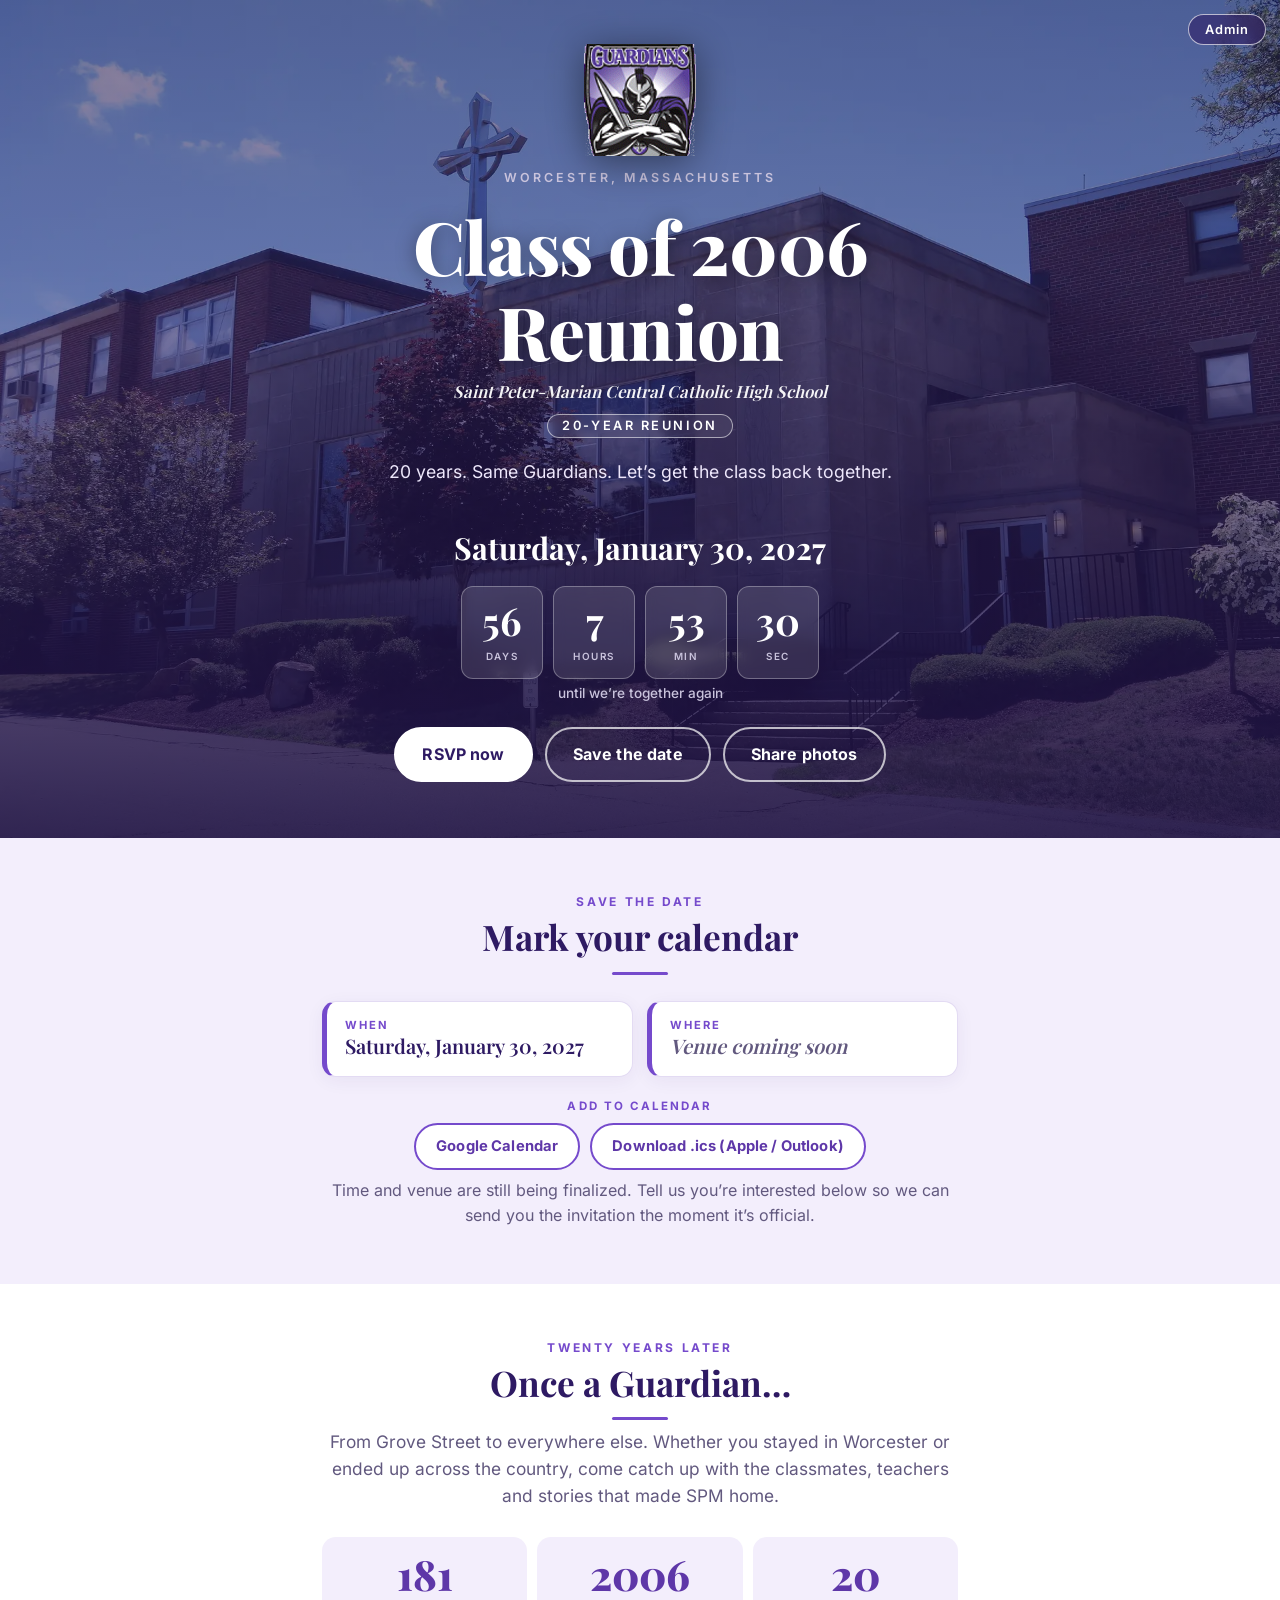
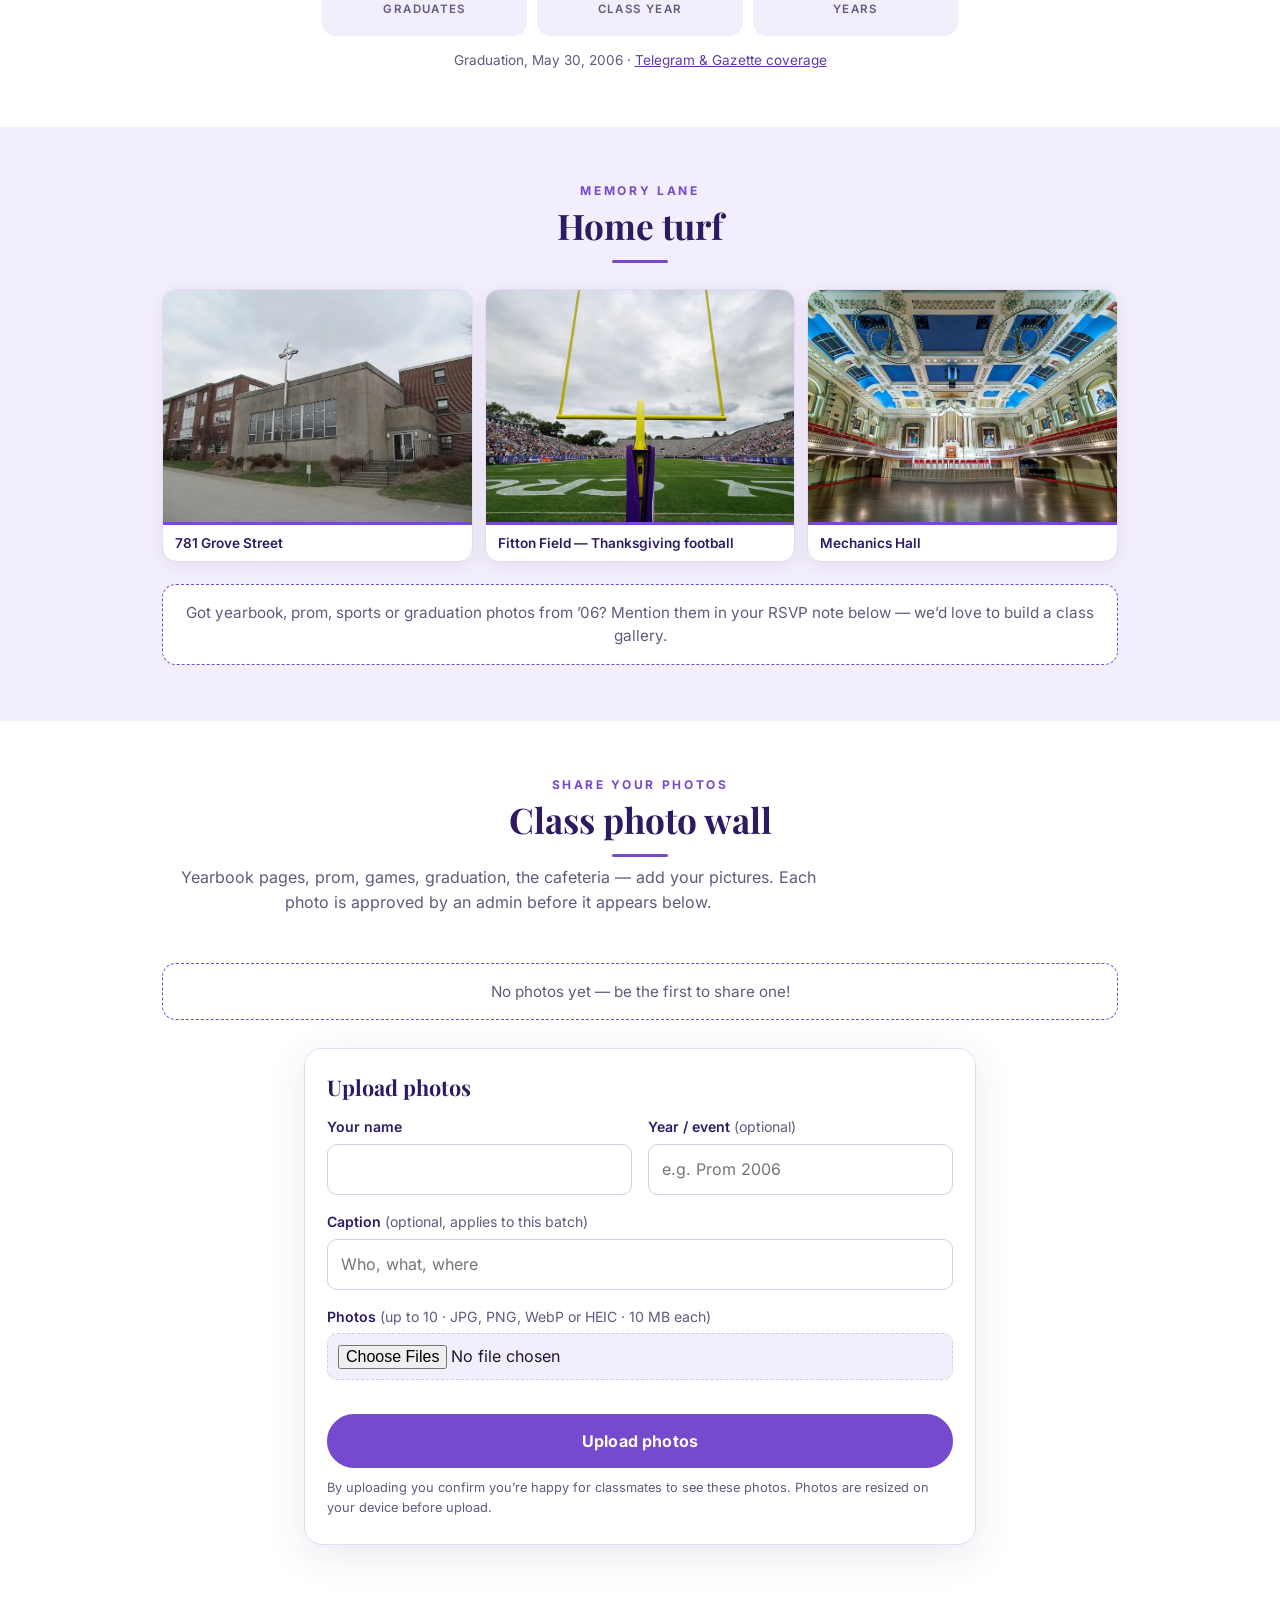
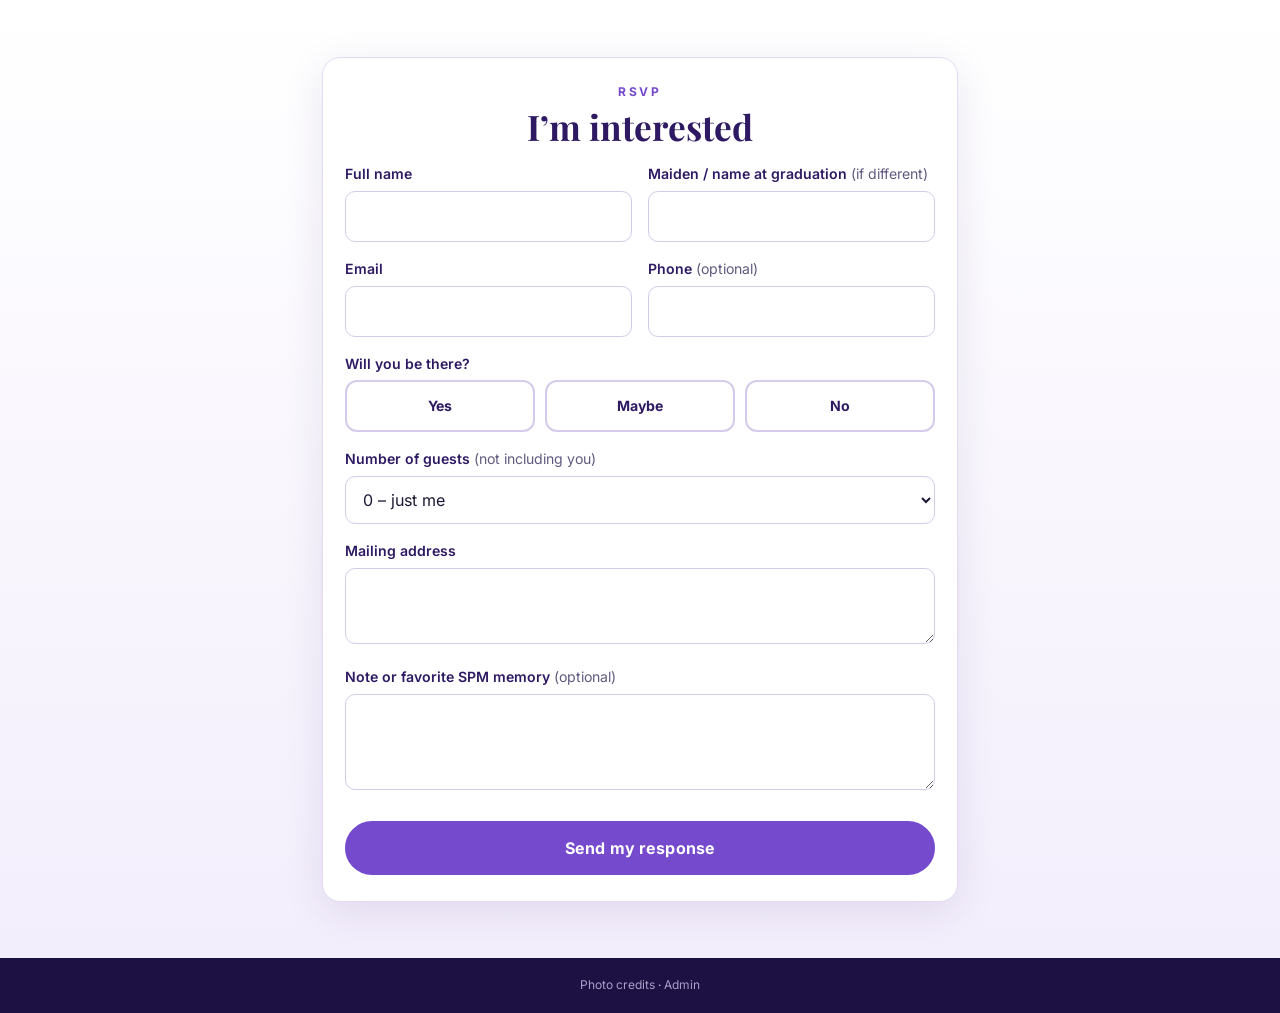
<file: index.html>
<!doctype html>
<html lang="en">
<head>
<meta charset="utf-8">
<meta name="viewport" content="width=device-width, initial-scale=1">
<title>Class of 2006 Reunion</title>
<meta name="description" content="Saint Peter-Marian Central Catholic High School, Class of 2006 – 20-year reunion. Save the date and RSVP.">
<meta property="og:title" content="SPM Class of 2006 – 20-Year Reunion">
<meta property="og:description" content="Saturday, January 30, 2027. Save the date and let us know you're coming.">
<meta property="og:image" content="https://spm2006.netlify.app/img/hero-sm.webp">
<meta property="og:url" content="https://spm2006.netlify.app/">
<meta name="theme-color" content="#2E1A63">
<link rel="icon" href="img/guardians.webp" type="image/webp">
<link rel="preload" href="fonts/PlayfairDisplay-48d1e9.woff2" as="font" type="font/woff2" crossorigin>
<link rel="stylesheet" href="style.css">
</head>
<body>
<header class="hero">
  <a class="admin-btn" href="admin.html" rel="nofollow">Admin</a>
  <div class="hero-in">
    <div class="crest"><img src="img/guardians.webp" alt="Saint Peter-Marian Guardians shield" width="112" height="112"></div>
    <div class="eyebrow" id="loc">Worcester, Massachusetts</div>
    <h1 id="title">Class of 2006 Reunion</h1>
    <p class="school" id="school">Saint Peter-Marian Central Catholic High School</p>
    <div class="year" id="year">20 Years</div>
    <p class="tagline" id="tagline"></p>
    <div class="hero-date tbd" id="hero-date">Date coming soon</div>
    <div class="countdown" id="countdown" hidden>
      <div class="cd"><b id="cd-d">0</b><small>Days</small></div>
      <div class="cd"><b id="cd-h">0</b><small>Hours</small></div>
      <div class="cd"><b id="cd-m">0</b><small>Min</small></div>
      <div class="cd"><b id="cd-s">0</b><small>Sec</small></div>
    </div>
    <p class="cd-note" id="cd-note" hidden></p>
    <div class="cta">
      <a class="btn light" href="#rsvp-card">RSVP now</a>
      <a class="btn ghost" href="#save">Save the date</a>
      <a class="btn ghost" href="#photos">Share photos</a>
    </div>
  </div>
</header>

<main>
  <section class="save" id="save">
    <div class="wrap narrow center">
      <div class="kicker">Save the date</div>
      <h2>Mark your calendar</h2>
      <div class="divider"></div>
      <div class="facts">
        <div class="fact tbd" id="f-date"><small>When</small><span>Date coming soon</span></div>
        <div class="fact tbd" id="f-venue"><small>Where</small><span>Venue coming soon</span></div>
      </div>
      <div class="calbox" id="cal" hidden>
        <div class="lbl">Add to calendar</div>
        <a class="btn secondary" id="cal-google" target="_blank" rel="noopener">Google Calendar</a>
        <a class="btn secondary" id="cal-ics" href="#">Download .ics (Apple / Outlook)</a>
      </div>
      <p class="sub">Time and venue are still being finalized. Tell us you&rsquo;re interested below so we can send you the invitation the moment it&rsquo;s official.</p>
    </div>
  </section>

  <section class="about">
    <div class="wrap narrow center">
      <div class="kicker">Twenty years later</div>
      <h2>Once a Guardian&hellip;</h2>
      <div class="divider"></div>
      <p class="sub" style="font-size:1.08rem">From Grove Street to everywhere else. Whether you stayed in Worcester or ended up across the country, come catch up with the classmates, teachers and stories that made SPM home.</p>
      <div class="stats">
        <div><b>181</b><span>Graduates</span></div>
        <div><b>2006</b><span>Class year</span></div>
        <div><b>20</b><span>Years</span></div>
      </div>
      <p class="sub" style="font-size:.85rem;margin-top:14px">Graduation, May 30, 2006 &middot; <a href="https://www.telegram.com/story/news/local/east-valley/2006/05/31/power-potential/53092693007/" target="_blank" rel="noopener">Telegram &amp; Gazette coverage</a></p>
    </div>
  </section>

  <section style="background:var(--lav)">
    <div class="wrap">
      <div class="center">
        <div class="kicker">Memory lane</div>
        <h2>Home turf</h2>
        <div class="divider"></div>
      </div>
      <div class="gallery">
        <figure><img src="img/spm-grove.webp" alt="Saint Peter-Marian High School building on Grove Street, Worcester" loading="lazy" width="900" height="675"><figcaption>781 Grove Street</figcaption></figure>
        <figure><img src="img/fitton-field.webp" alt="Fitton Field at Holy Cross" loading="lazy" width="900" height="600"><figcaption>Fitton Field &mdash; Thanksgiving football</figcaption></figure>
        <figure><img src="img/mechanics-hall.webp" alt="Great Hall of Mechanics Hall, Worcester" loading="lazy" width="900" height="528"><figcaption>Mechanics Hall</figcaption></figure>
      </div>
      <div class="photo-ask">Got yearbook, prom, sports or graduation photos from &rsquo;06? Mention them in your RSVP note below &mdash; we&rsquo;d love to build a class gallery.</div>
    </div>
  </section>

  <section class="share" id="photos">
    <div class="wrap">
      <div class="center">
        <div class="kicker">Share your photos</div>
        <h2>Class photo wall</h2>
        <div class="divider"></div>
        <p class="sub narrow">Yearbook pages, prom, games, graduation, the cafeteria &mdash; add your pictures. Each photo is approved by an admin before it appears below.</p>
      </div>
      <div class="gal2" id="pgal" aria-live="polite"></div>
      <p class="photo-ask" id="pgal-empty" hidden>No photos yet &mdash; be the first to share one!</p>
      <div class="card narrow" style="margin-top:28px">
        <h3 style="font-size:1.35rem;color:var(--purple-d)">Upload photos</h3>
        <form id="photo-form" novalidate onsubmit="return false">
          <div class="row">
            <div><label for="p_name">Your name</label><input id="p_name" name="p_name" maxlength="120" required autocomplete="name"></div>
            <div><label for="p_year">Year / event <span class="opt">(optional)</span></label><input id="p_year" name="p_year" maxlength="60" placeholder="e.g. Prom 2006"></div>
          </div>
          <label for="p_caption">Caption <span class="opt">(optional, applies to this batch)</span></label>
          <input id="p_caption" name="p_caption" maxlength="300" placeholder="Who, what, where">
          <label for="photo-files">Photos <span class="opt">(up to 10 &middot; JPG, PNG, WebP or HEIC &middot; 10 MB each)</span></label>
          <input id="photo-files" type="file" accept="image/*,.heic,.heif" multiple>
          <ul class="plist" id="photo-list"></ul>
          <div class="hp" aria-hidden="true"><label>Website <input name="p_website" tabindex="-1" autocomplete="off"></label></div>
          <div class="msg err" id="photo-err" hidden></div>
          <div class="msg okk" id="photo-ok" hidden></div>
          <p class="sub" id="photo-prog" hidden></p>
          <button class="submit" id="photo-go" type="submit">Upload photos</button>
          <p class="sub" style="font-size:.8rem;margin-top:10px">By uploading you confirm you&rsquo;re happy for classmates to see these photos. Photos are resized on your device before upload.</p>
        </form>
      </div>
    </div>
  </section>

  <div id="lb" class="lb" hidden role="dialog" aria-modal="true" aria-label="Photo viewer">
    <button class="lb-btn lb-close" id="lb-close" aria-label="Close">&times;</button>
    <button class="lb-btn lb-prev" id="lb-prev" aria-label="Previous photo">&#8249;</button>
    <figure><img id="lb-img" alt=""><figcaption id="lb-cap"></figcaption></figure>
    <button class="lb-btn lb-next" id="lb-next" aria-label="Next photo">&#8250;</button>
  </div>

  <section class="rsvp-sec">
    <div class="wrap narrow">
      <div class="card" id="rsvp-card">
        <div id="form-head" class="center">
          <div class="kicker">RSVP</div>
          <h2>I&rsquo;m interested</h2>
          
        </div>
        <form id="rsvp" novalidate onsubmit="return false">
          <div class="row">
            <div><label for="full_name">Full name</label><input id="full_name" name="full_name" required maxlength="200" autocomplete="name"></div>
            <div><label for="maiden_name">Maiden / name at graduation <span class="opt">(if different)</span></label><input id="maiden_name" name="maiden_name" maxlength="200"></div>
          </div>
          <div class="row">
            <div><label for="email">Email</label><input id="email" name="email" type="email" required maxlength="320" autocomplete="email"></div>
            <div><label for="phone">Phone <span class="opt">(optional)</span></label><input id="phone" name="phone" type="tel" maxlength="50" autocomplete="tel"></div>
          </div>
          <label id="att-l">Will you be there?</label>
          <div class="choices" role="radiogroup" aria-labelledby="att-l">
            <label><input type="radio" name="attending" value="yes"><span>Yes</span></label>
            <label><input type="radio" name="attending" value="maybe"><span>Maybe</span></label>
            <label><input type="radio" name="attending" value="no"><span>No</span></label>
          </div>
          <div id="guests-wrap">
            <label for="guests">Number of guests <span class="opt">(not including you)</span></label>
            <select id="guests" name="guests"><option value="0">0 &ndash; just me</option><option>1</option><option>2</option><option>3</option><option>4</option><option>5</option></select>
          </div>
          <label for="address">Mailing address</label>
          <textarea id="address" name="address" rows="2" maxlength="500" autocomplete="street-address" style="min-height:70px"></textarea>
          <label for="note">Note or favorite SPM memory <span class="opt">(optional)</span></label>
          <textarea id="note" name="note" maxlength="3000"></textarea>
          <div class="hp" aria-hidden="true"><label>Website <input name="website" tabindex="-1" autocomplete="off"></label></div>
          <div class="msg err" id="err" hidden></div>
          <button class="submit" id="go" type="submit">Send my response</button>
        </form>
        <div class="thanks" id="thanks" hidden>
          <h2>Thank you! &#127881;</h2>
          <p id="thanks-msg"></p>
          <p class="sub">Tell your classmates &mdash; share this page!</p>
        </div>
      </div>
    </div>
  </section>
</main>

<footer class="mini"><a href="credits.html">Photo credits</a><span aria-hidden="true"> &middot; </span><a href="admin.html" rel="nofollow">Admin</a></footer>
<script src="config.js"></script>
<script src="app.js"></script>
<script src="photos.js"></script>
</body>
</html>
</file>
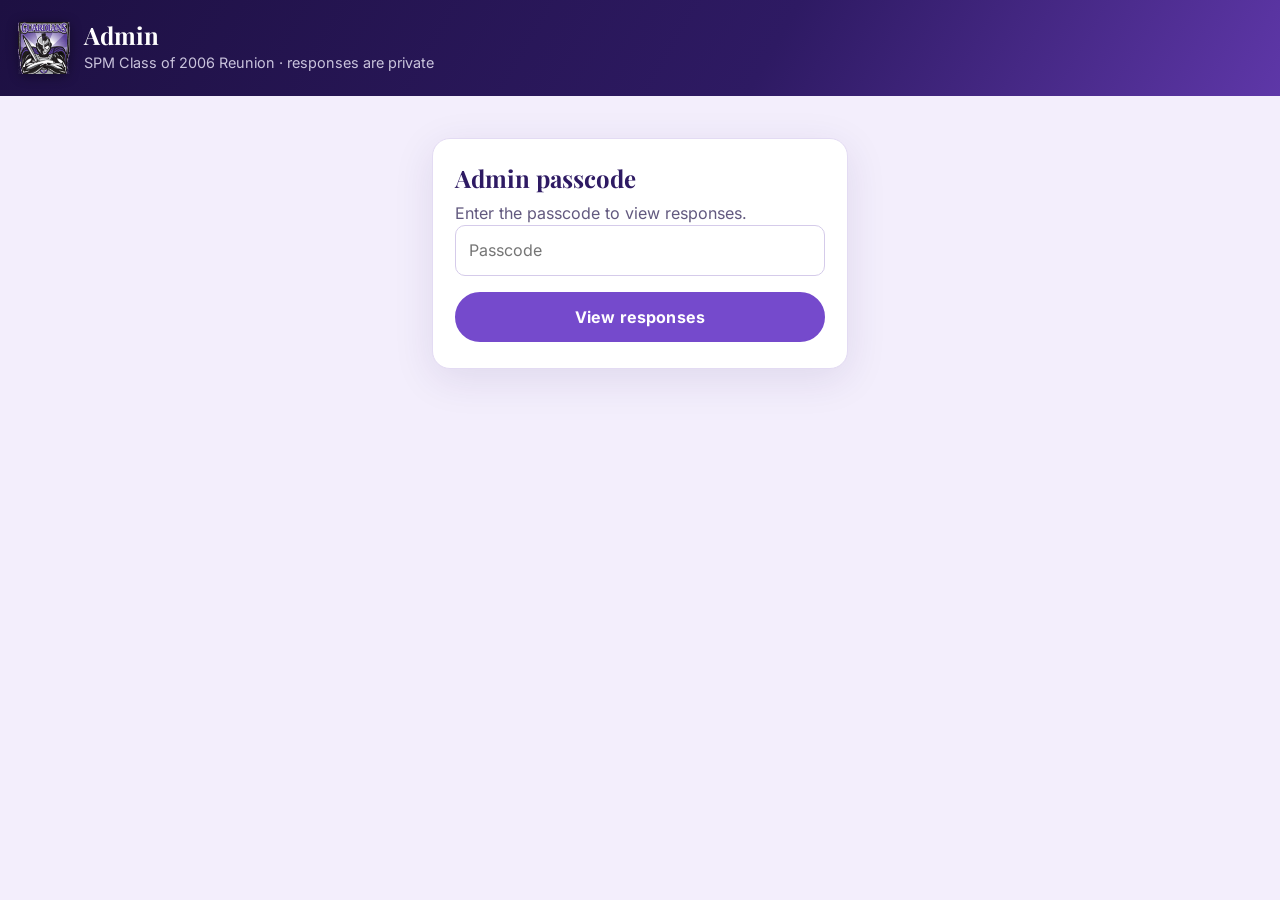
<file: admin.html>
<!doctype html>
<html lang="en">
<head>
<meta charset="utf-8">
<meta name="viewport" content="width=device-width, initial-scale=1">
<meta name="robots" content="noindex,nofollow">
<title>Admin – SPM Class of 2006</title>
<link rel="icon" href="img/guardians.webp" type="image/webp">
<link rel="stylesheet" href="style.css">
</head>
<body class="adminpage">
<header class="top"><div class="in"><img src="img/guardians.webp" alt=""><div><h1>Admin</h1><p>SPM Class of 2006 Reunion &middot; responses are private</p></div></div></header>
<div class="admin">
  <section class="card" id="login" style="max-width:26rem">
    <h2 style="font-size:1.5rem">Admin passcode</h2>
    <p class="sub">Enter the passcode to view responses.</p>
    <form id="lf" onsubmit="return false">
      <input id="pass" type="password" autocomplete="current-password" placeholder="Passcode" required>
      <div class="msg err" id="lerr" hidden></div>
      <button id="lbtn" type="submit" style="margin-top:16px;width:100%">View responses</button>
    </form>
  </section>
  <section id="dash" hidden>
    <div class="counts" id="counts"></div>
    <div class="tools">
      <input id="q" type="search" placeholder="Search name, email, note…">
      <select id="flt" style="max-width:10rem"><option value="">All responses</option><option value="yes">Yes</option><option value="maybe">Maybe</option><option value="no">No</option></select>
      <button class="secondary" id="csv">Download CSV</button>
      <button class="secondary" id="refresh">Refresh</button>
      <button class="secondary" id="logout">Lock</button>
    </div>
    <div class="tablewrap"><table><thead><tr>
      <th>Received</th><th>Name</th><th>Maiden</th><th>Email</th><th>Phone</th><th>RSVP</th><th>Guests</th><th>Address</th><th>Note</th><th></th>
    </tr></thead><tbody id="rows"></tbody></table></div>
    <p class="sub" id="empty" hidden style="padding:16px">No responses yet.</p>
    <h2 style="margin:34px 0 4px">Photo moderation</h2>
    <p class="sub" id="ph-sum" style="margin-bottom:10px"></p>
    <h3 class="ph-h">Pending approval</h3>
    <div class="pgrid" id="ph-pending"></div>
    <p class="sub" id="ph-pending-empty" hidden>Nothing waiting.</p>
    <h3 class="ph-h">Approved (public)</h3>
    <div class="pgrid" id="ph-approved"></div>
    <p class="sub" id="ph-approved-empty" hidden>No approved photos yet.</p>
  </section>
</div>
<script src="config.js"></script>
<script src="app.js"></script>
<script>
(function(){
  var $=function(i){return document.getElementById(i)}, rpc=window.reunionRpc, data=[], KEY="spm06_pass";
  function esc(s){return String(s==null?"":s).replace(/[&<>"']/g,function(c){return {"&":"&amp;","<":"&lt;",">":"&gt;",'"':"&quot;","'":"&#39;"}[c]})}
  function fmt(d){return new Date(d).toLocaleString([], {year:"numeric",month:"short",day:"numeric",hour:"numeric",minute:"2-digit"})}
  function load(pass,quiet){
    $("lbtn").disabled=true;
    return rpc("reunion_admin_list",{p_passcode:pass}).then(function(r){
      data=r||[]; sessionStorage.setItem(KEY,pass); $("login").hidden=true; $("dash").hidden=false; render(); if(window.loadPhotos)window.loadPhotos();
    }).catch(function(e){
      sessionStorage.removeItem(KEY); $("login").hidden=false; $("dash").hidden=true;
      if(!quiet){var el=$("lerr"); el.textContent=(e.code==="28000"||e.status===400)?"That passcode isn't right.":"Couldn't load responses: "+e.message; el.hidden=false;}
    }).then(function(){$("lbtn").disabled=false});
  }
  function render(){
    var c={yes:0,maybe:0,no:0,head:0,maybeHead:0};
    data.forEach(function(r){c[r.attending]++; if(r.attending==="yes")c.head+=1+r.guests; if(r.attending==="maybe")c.maybeHead+=1+r.guests;});
    $("counts").innerHTML=[["Yes",c.yes],["Maybe",c.maybe],["No",c.no],["Confirmed headcount",c.head],["Headcount if all maybes come",c.head+c.maybeHead]]
      .map(function(x){return '<div class="stat"><b>'+x[1]+'</b><small>'+x[0]+'</small></div>'}).join("");
    var q=$("q").value.toLowerCase(), f=$("flt").value;
    var rows=data.filter(function(r){return (!f||r.attending===f)&&(!q||JSON.stringify(r).toLowerCase().indexOf(q)>-1)});
    $("rows").innerHTML=rows.map(function(r){return "<tr><td>"+esc(fmt(r.created_at))+"</td><td>"+esc(r.full_name)+"</td><td>"+esc(r.maiden_name)+"</td><td><a href='mailto:"+esc(r.email)+"'>"+esc(r.email)+"</a></td><td>"+esc(r.phone)+"</td><td><span class='pill "+r.attending+"'>"+r.attending+"</span></td><td>"+r.guests+"</td><td class='note'>"+esc(r.address)+"</td><td class='note'>"+esc(r.note)+"</td><td><button class='danger' data-id='"+esc(r.id)+"'>Delete</button></td></tr>"}).join("");
    $("empty").hidden=data.length>0;
  }
  function csvCell(v){v=v==null?"":String(v); if(/^[=+\-@\t\r]/.test(v))v="'"+v; return '"'+v.replace(/"/g,'""')+'"'}
  $("csv").onclick=function(){
    var h=["received","full_name","maiden_name","email","phone","attending","guests","address","note"];
    var lines=[h.join(",")].concat(data.map(function(r){return [r.created_at,r.full_name,r.maiden_name,r.email,r.phone,r.attending,r.guests,r.address,r.note].map(csvCell).join(",")}));
    var a=document.createElement("a"); a.href=URL.createObjectURL(new Blob(["\ufeff"+lines.join("\r\n")],{type:"text/csv"}));
    a.download="spm-2006-responses-"+new Date().toISOString().slice(0,10)+".csv"; document.body.appendChild(a); a.click(); a.remove();
  };
  $("lf").onsubmit=function(e){e.preventDefault(); $("lerr").hidden=true; load($("pass").value.trim());};
  $("refresh").onclick=function(){load(sessionStorage.getItem(KEY),true)};
  $("logout").onclick=function(){sessionStorage.removeItem(KEY); data=[]; $("pass").value=""; $("dash").hidden=true; $("login").hidden=false};
  $("q").oninput=render; $("flt").onchange=render;
  $("rows").onclick=function(e){var b=e.target.closest("button[data-id]"); if(!b)return;
    if(!confirm("Delete this response permanently?"))return;
    rpc("reunion_admin_delete",{p_passcode:sessionStorage.getItem(KEY),p_id:b.getAttribute("data-id")}).then(function(){return load(sessionStorage.getItem(KEY),true)}).catch(function(e){alert("Delete failed: "+e.message)});};

  /* ---- photo moderation (server-side passcode check in edge function) ---- */
  var FN=window.REUNION.supabaseUrl+"/functions/v1/reunion-photos-admin";
  function call(action,id){return fetch(FN,{method:"POST",headers:{"Content-Type":"application/json",apikey:window.REUNION.supabaseKey},body:JSON.stringify({passcode:sessionStorage.getItem(KEY),action:action,id:id})}).then(function(r){return r.json().then(function(j){if(!r.ok)throw new Error(j.error||"failed");return j})})}
  function card(p,pending){return '<figure class="pc"><a href="'+esc(p.url)+'" target="_blank" rel="noopener"><img loading="lazy" src="'+esc(p.thumb)+'" alt=""></a><figcaption><b>'+esc(p.uploader_name)+'</b>'+(p.event_year?' &middot; '+esc(p.event_year):'')+'<br>'+esc(p.caption||"")+'<small>'+esc(fmt(p.created_at))+'</small><div class="pb">'+(pending?'<button data-a="approve" data-id="'+esc(p.id)+'">Approve</button>':'')+'<button class="danger" data-a="delete" data-id="'+esc(p.id)+'">Delete</button></div></figcaption></figure>'}
  window.loadPhotos=function(){call("list").then(function(r){var pe=r.photos.filter(function(p){return !p.approved}),ap=r.photos.filter(function(p){return p.approved});
    $("ph-pending").innerHTML=pe.map(function(p){return card(p,true)}).join(""); $("ph-approved").innerHTML=ap.map(function(p){return card(p,false)}).join("");
    $("ph-pending-empty").hidden=pe.length>0; $("ph-approved-empty").hidden=ap.length>0; $("ph-sum").textContent=pe.length+" pending \u00b7 "+ap.length+" approved";
  }).catch(function(e){$("ph-sum").textContent="Couldn't load photos: "+e.message})};
  $("dash").addEventListener("click",function(e){var b=e.target.closest("button[data-a]"); if(!b)return; var a=b.getAttribute("data-a");
    if(a==="delete"&&!confirm("Delete this photo permanently?"))return; b.disabled=true;
    call(a,b.getAttribute("data-id")).then(window.loadPhotos).catch(function(x){alert("Failed: "+x.message);b.disabled=false})});
  var saved=sessionStorage.getItem(KEY); if(saved) load(saved,true);
})();
</script>
</body>
</html>
</file>
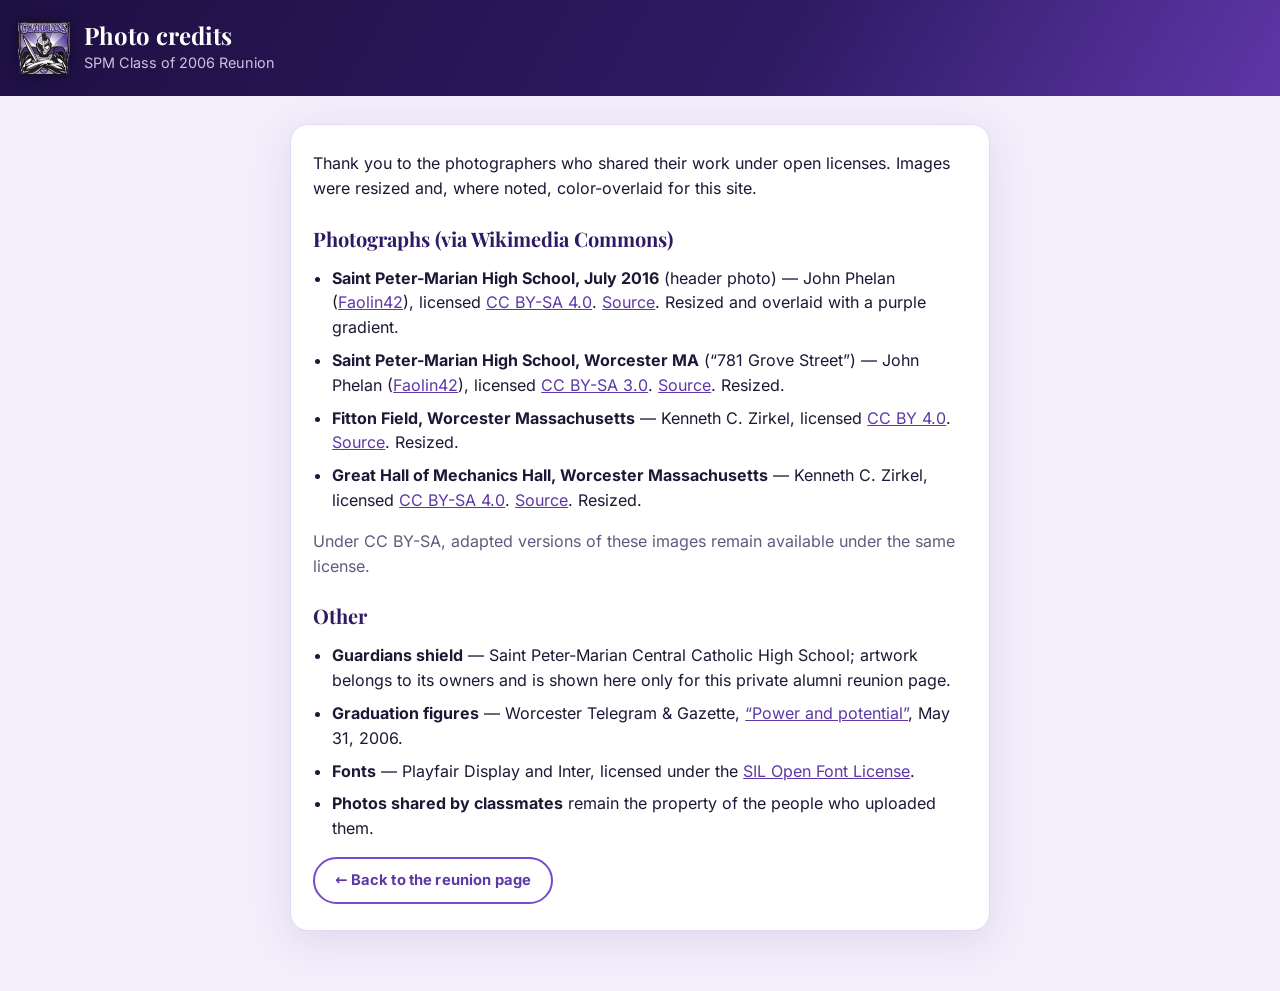
<file: credits.html>
<!doctype html>
<html lang="en">
<head>
<meta charset="utf-8">
<meta name="viewport" content="width=device-width, initial-scale=1">
<meta name="robots" content="noindex">
<title>Photo credits – SPM Class of 2006 Reunion</title>
<link rel="icon" href="img/guardians.webp" type="image/webp">
<link rel="stylesheet" href="style.css">
</head>
<body class="adminpage">
<header class="top"><div class="in"><img src="img/guardians.webp" alt=""><div><h1>Photo credits</h1><p>SPM Class of 2006 Reunion</p></div></div></header>
<main class="credits-page">
  <div class="card">
    <p style="margin-top:0">Thank you to the photographers who shared their work under open licenses. Images were resized and, where noted, color-overlaid for this site.</p>

    <h2>Photographs (via Wikimedia Commons)</h2>
    <ul>
      <li><b>Saint Peter-Marian High School, July 2016</b> (header photo) &mdash; John Phelan (<a href="https://commons.wikimedia.org/wiki/User:Faolin42" target="_blank" rel="noopener">Faolin42</a>), licensed <a href="https://creativecommons.org/licenses/by-sa/4.0/" target="_blank" rel="noopener">CC BY-SA 4.0</a>. <a href="https://commons.wikimedia.org/wiki/File:Saint_Peter-Marian_High_School,_July_2016,_Worcester_MA.jpg" target="_blank" rel="noopener">Source</a>. Resized and overlaid with a purple gradient.</li>
      <li><b>Saint Peter-Marian High School, Worcester MA</b> (&ldquo;781 Grove Street&rdquo;) &mdash; John Phelan (<a href="https://commons.wikimedia.org/wiki/User:Faolin42" target="_blank" rel="noopener">Faolin42</a>), licensed <a href="https://creativecommons.org/licenses/by-sa/3.0/" target="_blank" rel="noopener">CC BY-SA 3.0</a>. <a href="https://commons.wikimedia.org/wiki/File:Saint_Peter-Marian_High_School,_Worcester_MA.jpg" target="_blank" rel="noopener">Source</a>. Resized.</li>
      <li><b>Fitton Field, Worcester Massachusetts</b> &mdash; Kenneth C. Zirkel, licensed <a href="https://creativecommons.org/licenses/by/4.0/" target="_blank" rel="noopener">CC BY 4.0</a>. <a href="https://commons.wikimedia.org/wiki/File:Fitton_Field,_Worcester_Massachusetts.jpg" target="_blank" rel="noopener">Source</a>. Resized.</li>
      <li><b>Great Hall of Mechanics Hall, Worcester Massachusetts</b> &mdash; Kenneth C. Zirkel, licensed <a href="https://creativecommons.org/licenses/by-sa/4.0/" target="_blank" rel="noopener">CC BY-SA 4.0</a>. <a href="https://commons.wikimedia.org/wiki/File:Great_Hall_of_Mechanics_Hall,_Worcester_Massachusetts.jpg" target="_blank" rel="noopener">Source</a>. Resized.</li>
    </ul>
    <p class="sub">Under CC BY-SA, adapted versions of these images remain available under the same license.</p>

    <h2>Other</h2>
    <ul>
      <li><b>Guardians shield</b> &mdash; Saint Peter-Marian Central Catholic High School; artwork belongs to its owners and is shown here only for this private alumni reunion page.</li>
      <li><b>Graduation figures</b> &mdash; Worcester Telegram &amp; Gazette, <a href="https://www.telegram.com/story/news/local/east-valley/2006/05/31/power-potential/53092693007/" target="_blank" rel="noopener">&ldquo;Power and potential&rdquo;</a>, May 31, 2006.</li>
      <li><b>Fonts</b> &mdash; Playfair Display and Inter, licensed under the <a href="https://openfontlicense.org/" target="_blank" rel="noopener">SIL Open Font License</a>.</li>
      <li><b>Photos shared by classmates</b> remain the property of the people who uploaded them.</li>
    </ul>
    <p style="margin-bottom:0"><a class="btn secondary" href="./">&larr; Back to the reunion page</a></p>
  </div>
</main>
</body>
</html>
</file>
<file: style.css>
@font-face {
  font-family: 'Inter';
  font-style: normal;
  font-weight: 400;
  font-display: swap;
  src: url(fonts/Inter-567244.woff2) format('woff2');
  unicode-range: U+0000-00FF, U+0131, U+0152-0153, U+02BB-02BC, U+02C6, U+02DA, U+02DC, U+0304, U+0308, U+0329, U+2000-206F, U+20AC, U+2122, U+2191, U+2193, U+2212, U+2215, U+FEFF, U+FFFD;
}
@font-face {
  font-family: 'Inter';
  font-style: normal;
  font-weight: 500;
  font-display: swap;
  src: url(fonts/Inter-567244.woff2) format('woff2');
  unicode-range: U+0000-00FF, U+0131, U+0152-0153, U+02BB-02BC, U+02C6, U+02DA, U+02DC, U+0304, U+0308, U+0329, U+2000-206F, U+20AC, U+2122, U+2191, U+2193, U+2212, U+2215, U+FEFF, U+FFFD;
}
@font-face {
  font-family: 'Inter';
  font-style: normal;
  font-weight: 600;
  font-display: swap;
  src: url(fonts/Inter-567244.woff2) format('woff2');
  unicode-range: U+0000-00FF, U+0131, U+0152-0153, U+02BB-02BC, U+02C6, U+02DA, U+02DC, U+0304, U+0308, U+0329, U+2000-206F, U+20AC, U+2122, U+2191, U+2193, U+2212, U+2215, U+FEFF, U+FFFD;
}
@font-face {
  font-family: 'Inter';
  font-style: normal;
  font-weight: 700;
  font-display: swap;
  src: url(fonts/Inter-567244.woff2) format('woff2');
  unicode-range: U+0000-00FF, U+0131, U+0152-0153, U+02BB-02BC, U+02C6, U+02DA, U+02DC, U+0304, U+0308, U+0329, U+2000-206F, U+20AC, U+2122, U+2191, U+2193, U+2212, U+2215, U+FEFF, U+FFFD;
}
@font-face {
  font-family: 'Playfair Display';
  font-style: normal;
  font-weight: 600;
  font-display: swap;
  src: url(fonts/PlayfairDisplay-48d1e9.woff2) format('woff2');
  unicode-range: U+0000-00FF, U+0131, U+0152-0153, U+02BB-02BC, U+02C6, U+02DA, U+02DC, U+0304, U+0308, U+0329, U+2000-206F, U+20AC, U+2122, U+2191, U+2193, U+2212, U+2215, U+FEFF, U+FFFD;
}
@font-face {
  font-family: 'Playfair Display';
  font-style: normal;
  font-weight: 700;
  font-display: swap;
  src: url(fonts/PlayfairDisplay-48d1e9.woff2) format('woff2');
  unicode-range: U+0000-00FF, U+0131, U+0152-0153, U+02BB-02BC, U+02C6, U+02DA, U+02DC, U+0304, U+0308, U+0329, U+2000-206F, U+20AC, U+2122, U+2191, U+2193, U+2212, U+2215, U+FEFF, U+FFFD;
}
@font-face {
  font-family: 'Playfair Display';
  font-style: normal;
  font-weight: 800;
  font-display: swap;
  src: url(fonts/PlayfairDisplay-48d1e9.woff2) format('woff2');
  unicode-range: U+0000-00FF, U+0131, U+0152-0153, U+02BB-02BC, U+02C6, U+02DA, U+02DC, U+0304, U+0308, U+0329, U+2000-206F, U+20AC, U+2122, U+2191, U+2193, U+2212, U+2215, U+FEFF, U+FFFD;
}
/* ===== SPM Class of 2006 — purple & white =====
   Brand purple #754ACC (school color per MaxPreps school profile; matches the Guardians shield). */
:root{
  --purple:#754ACC; --purple-m:#5E37A8; --purple-d:#2E1A63; --purple-dd:#1d1042;
  --lav:#F3EEFC; --lav2:#E6DCF8; --silver:#C9C3DC; --ink:#1E1735; --muted:#62597F; --line:#E3DBF3;
  --bg:#FFFFFF; --ok:#1F7A4D; --warn:#B26A00; --bad:#A1263A;
  --serif:'Playfair Display',Georgia,'Times New Roman',serif;
  --sans:'Inter',system-ui,-apple-system,'Segoe UI',Roboto,Helvetica,Arial,sans-serif;
}
*{box-sizing:border-box}
html{-webkit-text-size-adjust:100%;scroll-behavior:smooth}
body{margin:0;font-family:var(--sans);color:var(--ink);background:var(--bg);line-height:1.55;font-size:16px}
h1,h2,h3{font-family:var(--serif);line-height:1.15;margin:0}
a{color:var(--purple-m)}
img{max-width:100%;height:auto;display:block}
.wrap{max-width:62rem;margin:0 auto;padding:0 18px}
.narrow{max-width:42rem;margin-left:auto;margin-right:auto}

/* ---- hero ---- */
.hero{position:relative;color:#fff;text-align:center;overflow:hidden;isolation:isolate;
  background:var(--purple-d) url(img/hero-sm.webp) center 40%/cover no-repeat}
@media(min-width:900px){.hero{background-image:url(img/hero.webp)}}
.hero::before{content:"";position:absolute;inset:0;z-index:-1;
  background:linear-gradient(180deg,rgba(29,16,66,.55) 0%,rgba(46,26,99,.50) 40%,rgba(29,16,66,.90) 100%)}
.hero-in{max-width:46rem;margin:0 auto;padding:44px 20px 56px}
.crest{width:112px;height:112px;margin:0 auto 14px;filter:drop-shadow(0 6px 18px rgba(0,0,0,.45))}
.crest img{width:100%;height:100%;object-fit:contain}
.eyebrow{font:600 .78rem var(--sans);letter-spacing:.24em;text-transform:uppercase;color:var(--silver)}
.hero h1{font-size:clamp(2.5rem,10vw,4.6rem);font-weight:800;margin:.25em 0 .1em;letter-spacing:-.01em;text-shadow:0 2px 20px rgba(0,0,0,.35)}
.school{font:600 1.05rem var(--serif);font-style:italic;color:#fff;opacity:.95;margin:0}
.year{display:inline-block;margin:.9em 0 0;padding:.3em 1.1em;border:1px solid rgba(255,255,255,.55);border-radius:999px;font:600 .8rem var(--sans);letter-spacing:.2em;text-transform:uppercase;background:rgba(255,255,255,.08);backdrop-filter:blur(4px)}
.tagline{max-width:32rem;margin:1.1em auto 0;color:#EDE7FB;font-size:1.1rem}
.hero-date{margin:1.4em 0 .2em;font:700 clamp(1.3rem,5vw,1.9rem) var(--serif)}
.hero-date.tbd{font-style:italic;font-weight:600;opacity:.9}
.countdown{display:flex;justify-content:center;gap:10px;margin:18px auto 6px}
.cd{min-width:64px;padding:10px 6px;border-radius:12px;background:rgba(255,255,255,.12);border:1px solid rgba(255,255,255,.3);backdrop-filter:blur(6px)}
.cd b{display:block;font:700 1.9rem var(--serif);line-height:1.1;font-variant-numeric:tabular-nums}
.cd small{font:600 .62rem var(--sans);letter-spacing:.16em;text-transform:uppercase;color:var(--silver)}
@media(min-width:560px){.cd{min-width:82px;padding:12px 8px}.cd b{font-size:2.4rem}}
.cd-note{font:500 .85rem var(--sans);color:var(--silver);margin:0}
.cta{display:flex;gap:12px;justify-content:center;flex-wrap:wrap;margin-top:26px}

/* ---- buttons ---- */
button,.btn{font-family:var(--sans);background:var(--purple);color:#fff;border:2px solid var(--purple);border-radius:999px;padding:13px 26px;font-size:1rem;font-weight:700;cursor:pointer;text-decoration:none;display:inline-block;transition:.15s;letter-spacing:.01em}
button:hover,.btn:hover{background:var(--purple-m);border-color:var(--purple-m)}
.btn.light{background:#fff;color:var(--purple-d);border-color:#fff}
.btn.light:hover{background:var(--lav);border-color:var(--lav)}
.btn.ghost{background:transparent;color:#fff;border-color:rgba(255,255,255,.7)}
.btn.ghost:hover{background:rgba(255,255,255,.14)}
button.secondary,a.btn.secondary{background:#fff;color:var(--purple-m);border:2px solid var(--purple);padding:10px 20px;font-size:.92rem}
button.secondary:hover,a.btn.secondary:hover{background:var(--lav)}
button.danger{background:#fff;color:var(--bad);border:1px solid var(--bad);padding:5px 12px;font-size:.78rem}
button.danger:hover{background:#fdecef}
button:disabled{opacity:.6;cursor:wait}
a:focus-visible,button:focus-visible{outline:3px solid #fff;outline-offset:2px;box-shadow:0 0 0 5px var(--purple)}

/* ---- sections ---- */
section{padding:56px 0}
.kicker{font:700 .75rem var(--sans);letter-spacing:.22em;text-transform:uppercase;color:var(--purple);margin-bottom:8px}
h2{color:var(--purple-d);font-size:clamp(1.6rem,5vw,2.2rem);font-weight:700}
.sub{color:var(--muted);margin:.5em 0 0}
.center{text-align:center}
.divider{width:56px;height:3px;background:var(--purple);border-radius:3px;margin:14px auto 0}

.save{background:var(--lav)}
.facts{display:grid;gap:14px;margin:26px 0 8px;text-align:left}
@media(min-width:620px){.facts{grid-template-columns:1fr 1fr}}
.fact{background:#fff;border:1px solid var(--line);border-left:5px solid var(--purple);border-radius:14px;padding:16px 18px;box-shadow:0 4px 18px rgba(46,26,99,.06)}
.fact small{display:block;font:700 .7rem var(--sans);letter-spacing:.18em;text-transform:uppercase;color:var(--purple)}
.fact span{font:600 1.25rem var(--serif);color:var(--purple-d)}
.fact.tbd span{color:var(--muted);font-style:italic;font-weight:500}
.calbox{margin-top:22px;display:flex;gap:10px;justify-content:center;flex-wrap:wrap;align-items:center}
.calbox .lbl{width:100%;font:700 .72rem var(--sans);letter-spacing:.18em;text-transform:uppercase;color:var(--purple)}

.stats{display:grid;grid-template-columns:repeat(3,1fr);gap:10px;margin-top:28px}
.stats div{text-align:center;padding:16px 6px;border-radius:14px;background:var(--lav)}
.stats b{display:block;font:800 clamp(1.8rem,7vw,2.6rem) var(--serif);color:var(--purple-m);line-height:1}
.stats span{font:600 .72rem var(--sans);letter-spacing:.12em;text-transform:uppercase;color:var(--muted)}
.about p{font-size:1.08rem}

.gallery{display:grid;gap:12px;margin-top:26px;grid-template-columns:1fr}
@media(min-width:620px){.gallery{grid-template-columns:repeat(3,1fr)}}
@media(min-width:900px){.gallery{grid-template-columns:repeat(3,1fr)}}
.gallery figure{margin:0;border-radius:14px;overflow:hidden;background:#fff;border:1px solid var(--line);box-shadow:0 4px 18px rgba(46,26,99,.07)}
.gallery img{width:100%;height:auto;aspect-ratio:4/3;object-fit:cover}
.gallery figcaption{padding:10px 12px;font:600 .85rem var(--sans);color:var(--purple-d);border-top:3px solid var(--purple)}
.photo-ask{margin-top:22px;padding:16px 18px;border:1.5px dashed var(--purple);border-radius:14px;background:#fff;text-align:center;color:var(--muted);font-size:.95rem}

.rsvp-sec{background:linear-gradient(180deg,#fff,var(--lav))}
.card{background:#fff;border:1px solid var(--line);border-radius:18px;padding:26px 22px;box-shadow:0 10px 40px rgba(46,26,99,.10)}
label{display:block;font-weight:600;font-size:.88rem;margin:16px 0 6px;color:var(--purple-d)}
label .opt{font-weight:400;color:var(--muted)}
input,select,textarea{width:100%;font:inherit;font-size:16px;padding:12px 13px;border:1.5px solid #D5CBEA;border-radius:10px;background:#fff;color:var(--ink)}
input:focus,select:focus,textarea:focus{outline:3px solid rgba(117,74,204,.28);border-color:var(--purple)}
textarea{min-height:96px;resize:vertical}
.row{display:grid;gap:0 16px}
@media(min-width:620px){.row{grid-template-columns:1fr 1fr}}
.choices{display:flex;gap:10px;flex-wrap:wrap}
.choices label{flex:1;min-width:6rem;margin:0}
.choices input{position:absolute;opacity:0;width:1px;height:1px}
.choices span{display:block;text-align:center;padding:13px;border:2px solid #D5CBEA;border-radius:12px;cursor:pointer;background:#fff;font-weight:700;color:var(--purple-d);transition:.12s}
.choices span:hover{border-color:var(--purple)}
.choices input:checked+span{background:var(--purple);color:#fff;border-color:var(--purple)}
.choices input:focus-visible+span{outline:3px solid rgba(117,74,204,.4);outline-offset:2px}
.submit{margin-top:24px;width:100%;padding:15px}
.hp{position:absolute;left:-9999px;height:0;overflow:hidden}
.msg{padding:12px 14px;border-radius:10px;margin-top:14px}
.msg.err{background:#fdecef;color:var(--bad)}
.thanks{text-align:center;padding:24px 6px}
.thanks h2{font-size:2rem}

footer{background:var(--purple-dd);color:#CFC6E8;text-align:center;padding:36px 18px 44px;font-size:.9rem}
footer .mem{font:italic 600 1.05rem var(--serif);color:#fff;margin-bottom:6px}
footer a{color:#fff}
.credits{margin-top:18px;font-size:.75rem;line-height:1.6;color:#A99FCB;max-width:50rem;margin-left:auto;margin-right:auto}
.credits a{color:#D8D0F0}

/* ---- committee ---- */
.top{background:linear-gradient(120deg,var(--purple-dd),var(--purple-d) 60%,var(--purple-m));color:#fff;padding:22px 18px}
.top .in{max-width:78rem;margin:0 auto;display:flex;align-items:center;gap:14px}
.top img{width:52px;height:52px;object-fit:contain;filter:drop-shadow(0 2px 6px rgba(0,0,0,.4))}
.top h1{font-size:1.5rem}
.top p{margin:2px 0 0;color:var(--silver);font-size:.9rem}
body.adminpage{background:var(--lav);min-height:100vh}
.admin{max-width:78rem;margin:0 auto;padding:18px}
.admin .card{margin:24px auto}
.counts{display:grid;grid-template-columns:repeat(2,1fr);gap:10px;margin:6px 0 16px}
@media(min-width:700px){.counts{grid-template-columns:repeat(5,1fr)}}
.stat{background:#fff;border:1px solid var(--line);border-top:4px solid var(--purple);border-radius:12px;padding:12px;text-align:center}
.stat b{display:block;font:800 2rem var(--serif);color:var(--purple-m)}
.stat small{font:700 .66rem var(--sans);letter-spacing:.1em;text-transform:uppercase;color:var(--muted)}
.tools{display:flex;gap:10px;flex-wrap:wrap;align-items:center;margin:10px 0}
.tools input{max-width:20rem}
.tools select{max-width:11rem}
.tablewrap{overflow-x:auto;background:#fff;border:1px solid var(--line);border-radius:14px}
table{border-collapse:collapse;width:100%;font-size:.88rem}
th,td{text-align:left;padding:10px 11px;border-bottom:1px solid #EEE8F9;vertical-align:top}
th{background:var(--purple-d);color:#fff;white-space:nowrap;font-weight:600;font-size:.8rem;letter-spacing:.04em}
tr:hover td{background:#faf8fe}
td.note{min-width:14rem;max-width:26rem;white-space:pre-wrap}
.pill{display:inline-block;padding:2px 10px;border-radius:999px;font-weight:700;font-size:.76rem;color:#fff;text-transform:capitalize}
.pill.yes{background:var(--ok)}.pill.maybe{background:var(--warn)}.pill.no{background:var(--bad)}

@media(prefers-reduced-motion:reduce){html{scroll-behavior:auto}*{transition:none!important}}

/* ---- photo wall ---- */
.share{background:#fff}
.gal2{display:grid;gap:10px;margin-top:26px;grid-template-columns:repeat(2,1fr)}
@media(min-width:620px){.gal2{grid-template-columns:repeat(3,1fr)}}
@media(min-width:900px){.gal2{grid-template-columns:repeat(4,1fr)}}
.gal2 .ph{position:relative;padding:0;border:0;border-radius:12px;overflow:hidden;background:var(--lav);cursor:zoom-in;aspect-ratio:1/1;display:block}
.gal2 .ph:hover{background:var(--lav)}
.gal2 .ph img{width:100%;height:100%;object-fit:cover;transition:transform .25s}
.gal2 .ph:hover img{transform:scale(1.04)}
.gal2 .ph span{position:absolute;left:0;right:0;bottom:0;padding:18px 10px 8px;color:#fff;font:600 .78rem var(--sans);text-align:left;background:linear-gradient(transparent,rgba(29,16,66,.85));overflow:hidden;white-space:nowrap;text-overflow:ellipsis}
.plist{list-style:none;margin:10px 0 0;padding:0}
.plist li{display:flex;justify-content:space-between;align-items:center;gap:8px;padding:8px 12px;margin-top:6px;background:var(--lav);border-radius:10px;font-size:.88rem}
.plist li span{overflow:hidden;text-overflow:ellipsis;white-space:nowrap}
.plist small{color:var(--muted)}
.plist .x{background:none;border:0;color:var(--bad);font-size:1.3rem;padding:0 6px;line-height:1;border-radius:6px}
.plist .x:hover{background:#fdecef}
input[type=file]{padding:10px;background:var(--lav);border-style:dashed}
.msg.okk{background:#e8f6ee;color:var(--ok)}
.lb{position:fixed;inset:0;z-index:50;background:rgba(20,10,48,.94);display:flex;align-items:center;justify-content:center;padding:18px}
.lb[hidden]{display:none}
.lb figure{margin:0;max-width:min(92vw,1100px);text-align:center}
.lb img{max-height:78vh;max-width:100%;margin:0 auto;border-radius:8px;box-shadow:0 10px 50px rgba(0,0,0,.5)}
.lb figcaption{color:#EDE7FB;margin-top:12px;font-size:.95rem}
.lb-btn{position:absolute;background:rgba(255,255,255,.14);color:#fff;border:0;width:46px;height:46px;border-radius:50%;font-size:2rem;line-height:1;padding:0;display:flex;align-items:center;justify-content:center}
.lb-btn:hover{background:rgba(255,255,255,.28)}
.lb-close{top:14px;right:14px}.lb-prev{left:10px;top:50%}.lb-next{right:10px;top:50%}
.ph-h{font:700 1rem var(--sans);color:var(--purple-d);margin:18px 0 8px}
.pgrid{display:grid;gap:12px;grid-template-columns:repeat(auto-fill,minmax(190px,1fr))}
.pc{margin:0;background:#fff;border:1px solid var(--line);border-radius:12px;overflow:hidden}
.pc img{width:100%;aspect-ratio:4/3;object-fit:cover}
.pc figcaption{padding:10px;font-size:.82rem}
.pc small{display:block;color:var(--muted);margin-top:2px}
.pb{display:flex;gap:6px;margin-top:8px}
.pb button{padding:6px 12px;font-size:.78rem}
footer.mini{background:var(--purple-dd);padding:18px;text-align:center;font-size:.75rem}
footer.mini a{color:#A99FCB;text-decoration:none}
footer.mini a:hover{color:#fff;text-decoration:underline}
.credits-page{max-width:46rem;margin:0 auto;padding:28px 18px 60px}
.credits-page h2{margin:26px 0 8px;font-size:1.25rem}
.credits-page ul{padding-left:1.2rem}
.credits-page li{margin:.5em 0}
.admin-btn{position:absolute;top:14px;right:14px;z-index:5;padding:7px 16px;border-radius:999px;font:600 .8rem var(--sans);letter-spacing:.06em;text-decoration:none;color:#fff;background:rgba(46,26,99,.55);border:1px solid rgba(255,255,255,.65);backdrop-filter:blur(6px);transition:.15s}
.admin-btn:hover{background:#fff;color:var(--purple-d);border-color:#fff}
</file>
